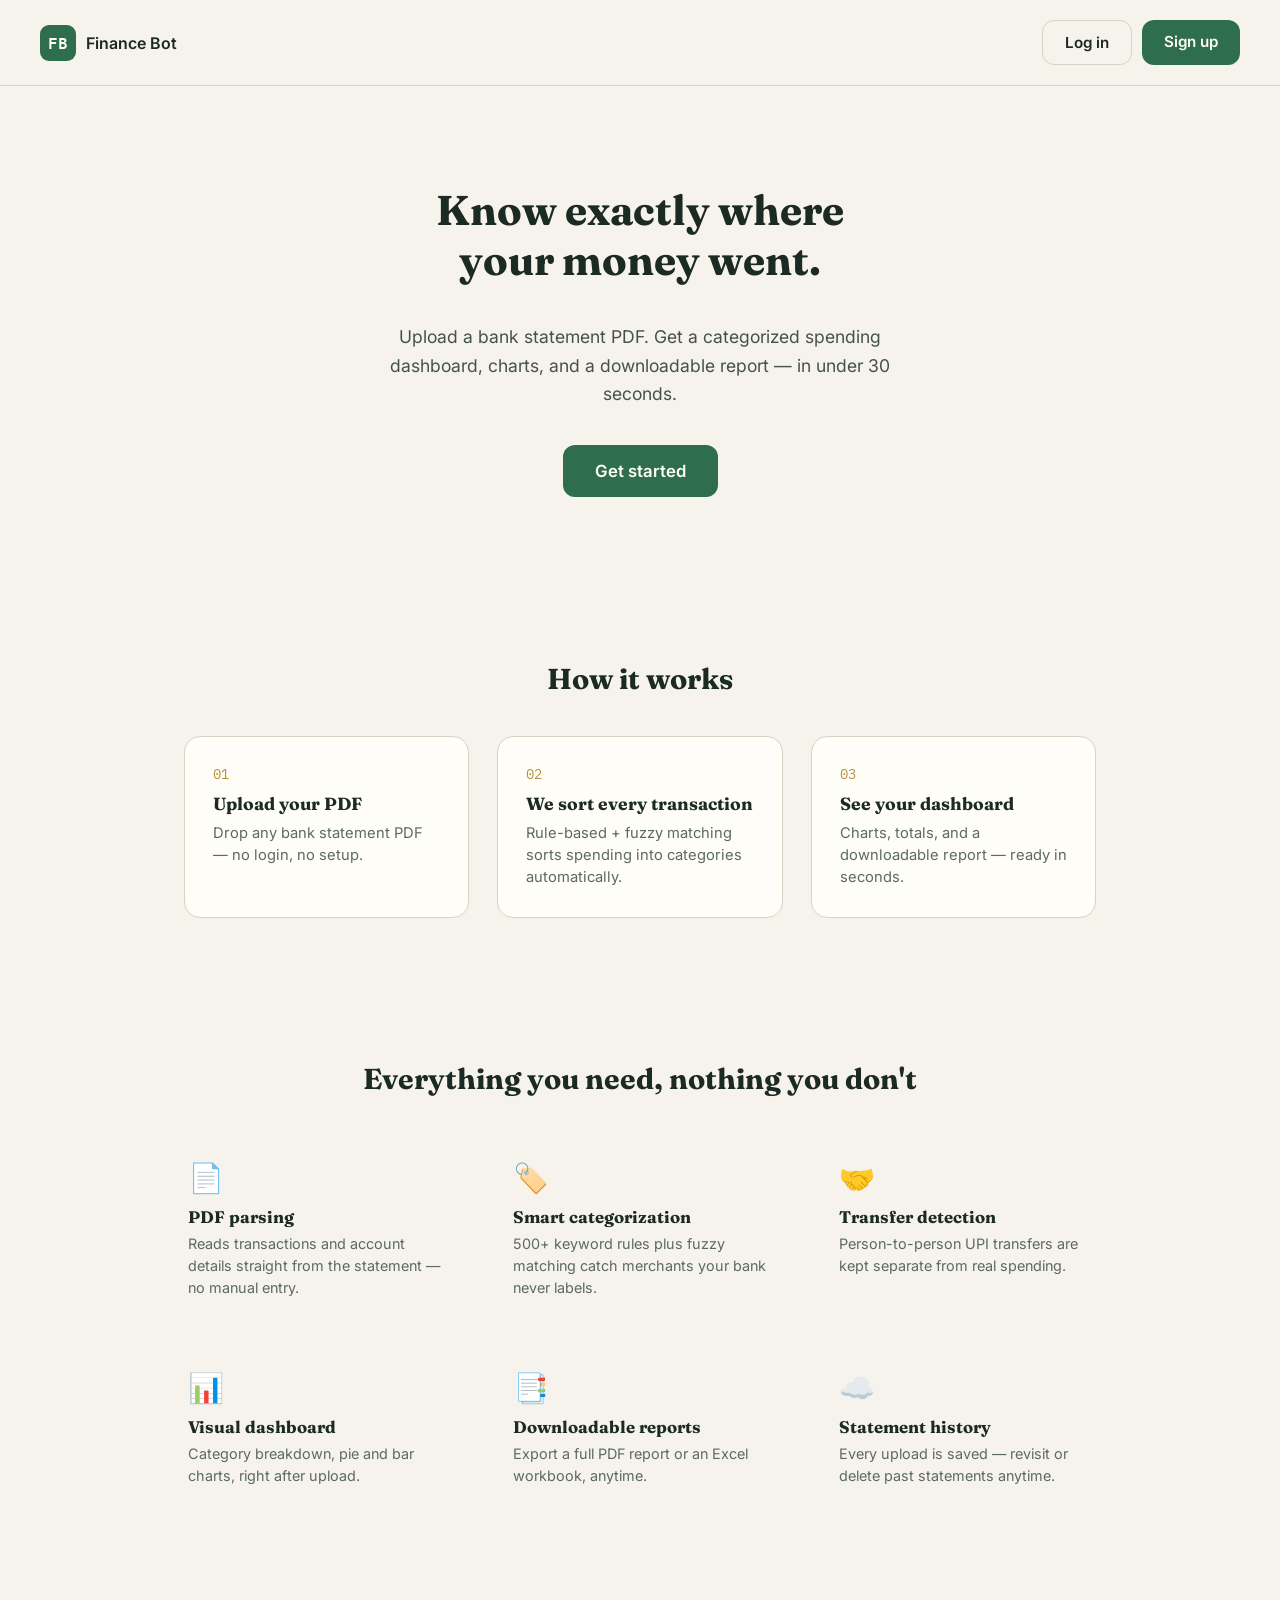
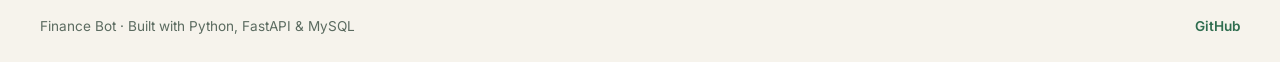
<file: static/landing.html>
<!doctype html>
<html lang="en">
  <head>
    <meta charset="UTF-8" />
    <meta name="viewport" content="width=device-width, initial-scale=1.0" />
    <title>Finance Bot — Understand your spending in seconds</title>
    <link rel="preconnect" href="https://fonts.googleapis.com" />
    <link
      href="https://fonts.googleapis.com/css2?family=Fraunces:opsz,wght@9..144,500;9..144,600;9..144,700&family=IBM+Plex+Mono:wght@400;500;600&family=Inter:wght@400;500;600&display=swap"
      rel="stylesheet"
    />
    <link rel="stylesheet" href="/static/landing.css" />
  </head>
  <body>

        <header class="nav">
      <div class="nav__brand">
        <div class="topbar__mark">FB</div>
        <span>Finance Bot</span>
      </div>
      <div class="nav__actions">
        <a href="/login" class="btn btn--ghost">Log in</a>
        <a href="/signup" class="btn btn--primary">Sign up</a>
      </div>
    </header>

    <section class="hero">
      <h1>Know exactly where<br>your money went.</h1>
      <p class="hero__sub">
        Upload a bank statement PDF. Get a categorized spending dashboard,
        charts, and a downloadable report — in under 30 seconds.
      </p>
        <a href="/signup" class="btn btn--primary btn--large">Get started</a>
    </section>

        <section class="steps">
      <h2>How it works</h2>
      <div class="steps__grid">
        <div class="step">
          <span class="step__number">01</span>
          <h3>Upload your PDF</h3>
          <p>Drop any bank statement PDF — no login, no setup.</p>
        </div>
        <div class="step">
          <span class="step__number">02</span>
          <h3>We sort every transaction</h3>
          <p>Rule-based + fuzzy matching sorts spending into categories automatically.</p>
        </div>
        <div class="step">
          <span class="step__number">03</span>
          <h3>See your dashboard</h3>
          <p>Charts, totals, and a downloadable report — ready in seconds.</p>
        </div>
      </div>
    </section>

        <section class="features">
      <h2>Everything you need, nothing you don't</h2>
      <div class="features__grid">
        <div class="feature">
          <span class="feature__icon">📄</span>
          <h3>PDF parsing</h3>
          <p>Reads transactions and account details straight from the statement — no manual entry.</p>
        </div>
        <div class="feature">
          <span class="feature__icon">🏷️</span>
          <h3>Smart categorization</h3>
          <p>500+ keyword rules plus fuzzy matching catch merchants your bank never labels.</p>
        </div>
        <div class="feature">
          <span class="feature__icon">🤝</span>
          <h3>Transfer detection</h3>
          <p>Person-to-person UPI transfers are kept separate from real spending.</p>
        </div>
        <div class="feature">
          <span class="feature__icon">📊</span>
          <h3>Visual dashboard</h3>
          <p>Category breakdown, pie and bar charts, right after upload.</p>
        </div>
        <div class="feature">
          <span class="feature__icon">📑</span>
          <h3>Downloadable reports</h3>
          <p>Export a full PDF report or an Excel workbook, anytime.</p>
        </div>
        <div class="feature">
          <span class="feature__icon">☁️</span>
          <h3>Statement history</h3>
          <p>Every upload is saved — revisit or delete past statements anytime.</p>
        </div>
      </div>
    </section>

    <footer class="footer">
      <span>Finance Bot · Built with Python, FastAPI &amp; MySQL</span>
      <a href="https://github.com/kalpeshb2004/Personal-AI-Finance-Assistance" target="_blank" rel="noopener">GitHub</a>
    </footer>

  </body>
</html>
</file>
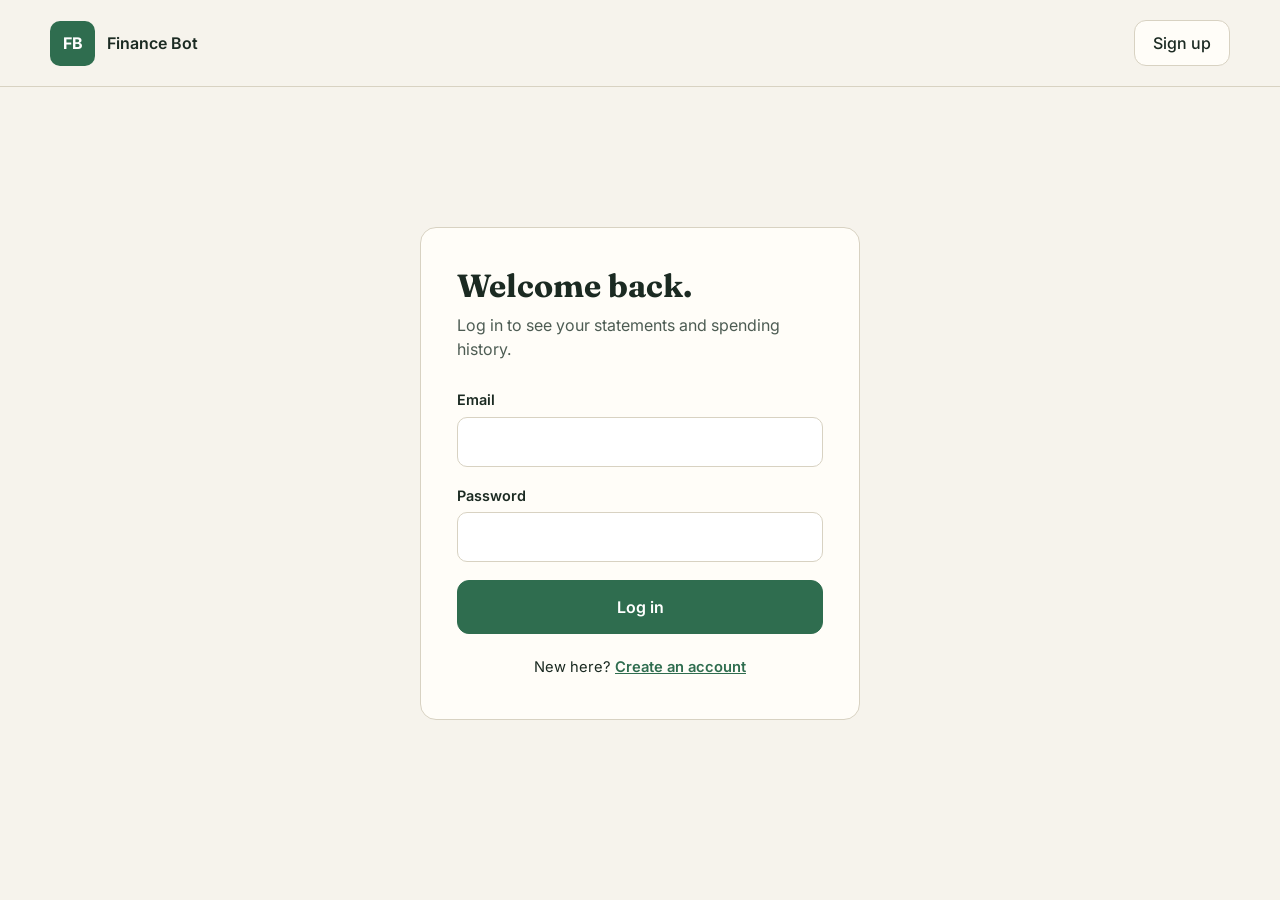
<file: static/login.html>
<!DOCTYPE html>
<html lang="en">
<head>
  <meta charset="UTF-8">
  <meta name="viewport" content="width=device-width, initial-scale=1">
  <title>Log in | Finance Bot</title>
  <link rel="preconnect" href="https://fonts.googleapis.com">
  <link href="https://fonts.googleapis.com/css2?family=Fraunces:wght@700&family=Inter:wght@400;500;600;700&display=swap" rel="stylesheet">
  <link rel="stylesheet" href="/static/auth.css">
</head>
<body>
  <header class="nav">
    <a href="/" class="brand"><span class="brand__mark">FB</span> Finance Bot</a>
    <a href="/signup" class="nav__link">Sign up</a>
  </header>

  <main class="auth-main">
    <section class="auth-card">
      <h1>Welcome back.</h1>
      <p class="sub">Log in to see your statements and spending history.</p>

      <p id="error" class="form-error" role="alert" hidden></p>

      <form id="login-form" novalidate>
        <div class="field">
          <label for="email">Email</label>
          <input id="email" name="email" type="email" autocomplete="email" required>
        </div>
        <div class="field">
          <label for="password">Password</label>
          <input id="password" name="password" type="password" autocomplete="current-password" required>
        </div>
        <button type="submit" class="btn" id="submit">Log in</button>
      </form>

      <p class="switch">New here? <a href="/signup">Create an account</a></p>
    </section>
  </main>

  <script>
    const form = document.getElementById('login-form');
    const errorBox = document.getElementById('error');
    const submitBtn = document.getElementById('submit');

    function showError(msg) {
      errorBox.textContent = msg;
      errorBox.hidden = false;
    }

    form.addEventListener('submit', async (e) => {
      e.preventDefault();
      errorBox.hidden = true;

      const email = form.email.value.trim();
      const password = form.password.value;
      if (!email || !password) {
        showError('Enter your email and password.');
        return;
      }

      submitBtn.disabled = true;
      submitBtn.textContent = 'Logging in...';
      try {
        const res = await fetch('/api/login', {
          method: 'POST',
          headers: { 'Content-Type': 'application/json' },
          body: JSON.stringify({ email, password })
        });
        if (res.ok) {
          window.location.href = '/app';
          return;
        }
        const data = await res.json().catch(() => ({}));
        showError(typeof data.detail === 'string' ? data.detail : 'Check your details and try again.');
      } catch (err) {
        showError('Could not reach the server. Try again.');
      }
      submitBtn.disabled = false;
      submitBtn.textContent = 'Log in';
    });
  </script>
</body>
</html>
</file>
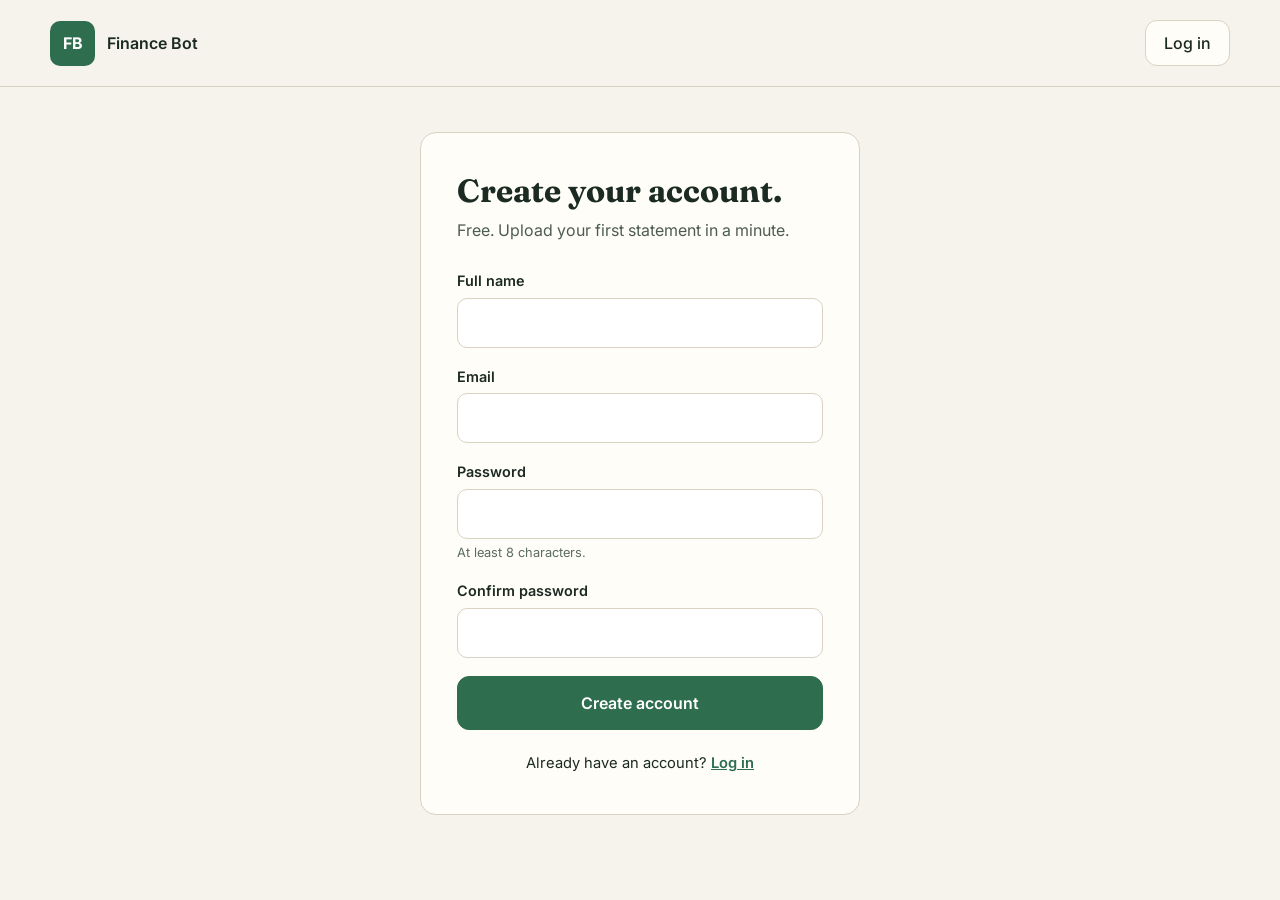
<file: static/signup.html>
<!DOCTYPE html>
<html lang="en">
<head>
  <meta charset="UTF-8">
  <meta name="viewport" content="width=device-width, initial-scale=1">
  <title>Sign up | Finance Bot</title>
  <link rel="preconnect" href="https://fonts.googleapis.com">
  <link href="https://fonts.googleapis.com/css2?family=Fraunces:wght@700&family=Inter:wght@400;500;600;700&display=swap" rel="stylesheet">
  <link rel="stylesheet" href="/static/auth.css">
</head>
<body>
  <header class="nav">
    <a href="/" class="brand"><span class="brand__mark">FB</span> Finance Bot</a>
    <a href="/login" class="nav__link">Log in</a>
  </header>

  <main class="auth-main">
    <section class="auth-card">
      <h1>Create your account.</h1>
      <p class="sub">Free. Upload your first statement in a minute.</p>

      <p id="error" class="form-error" role="alert" hidden></p>

      <form id="signup-form" novalidate>
        <div class="field">
          <label for="name">Full name</label>
          <input id="name" name="name" type="text" autocomplete="name" required>
        </div>
        <div class="field">
          <label for="email">Email</label>
          <input id="email" name="email" type="email" autocomplete="email" required>
        </div>
        <div class="field">
          <label for="password">Password</label>
          <input id="password" name="password" type="password" autocomplete="new-password" minlength="8" required>
          <p class="hint">At least 8 characters.</p>
        </div>
        <div class="field">
          <label for="confirm">Confirm password</label>
          <input id="confirm" name="confirm" type="password" autocomplete="new-password" required>
        </div>
        <button type="submit" class="btn" id="submit">Create account</button>
      </form>

      <p class="switch">Already have an account? <a href="/login">Log in</a></p>
    </section>
  </main>

  <script>
    const form = document.getElementById('signup-form');
    const errorBox = document.getElementById('error');
    const submitBtn = document.getElementById('submit');

    function showError(msg) {
      errorBox.textContent = msg;
      errorBox.hidden = false;
    }

    form.addEventListener('submit', async (e) => {
      e.preventDefault();
      errorBox.hidden = true;

      const name = form.name.value.trim();
      const email = form.email.value.trim();
      const password = form.password.value;
      const confirm = form.confirm.value;

      if (!name || !email || !password) {
        showError('Fill in all fields.');
        return;
      }
      if (password.length < 8) {
        showError('Password must be at least 8 characters.');
        return;
      }
      if (password !== confirm) {
        showError('Passwords do not match.');
        return;
      }

      submitBtn.disabled = true;
      submitBtn.textContent = 'Creating account...';
      try {
        const res = await fetch('/api/signup', {
          method: 'POST',
          headers: { 'Content-Type': 'application/json' },
          body: JSON.stringify({ name, email, password })
        });
        if (res.ok) {
          window.location.href = '/app';
          return;
        }
        const data = await res.json().catch(() => ({}));
        showError(typeof data.detail === 'string' ? data.detail : 'Check your details and try again.');
      } catch (err) {
        showError('Could not reach the server. Try again.');
      }
      submitBtn.disabled = false;
      submitBtn.textContent = 'Create account';
    });
  </script>
</body>
</html>
</file>
<file: static/landing.css>
:root {
  --ink: #1B2A22;
  --paper: #F6F3EC;
  --paper-raised: #FFFDF8;
  --green: #2F6D4F;
  --green-dark: #234F3A;
  --gold: #B8933B;
  --line: #D8D2C2;
}

* { box-sizing: border-box; }
body {
  margin: 0;
  background: var(--paper);
  color: var(--ink);
  font-family: 'Inter', sans-serif;
  -webkit-font-smoothing: antialiased;
}
h1 { font-family: 'Fraunces', serif; margin: 0; }

.nav {
  display: flex;
  justify-content: space-between;
  align-items: center;
  padding: 20px 40px;
  border-bottom: 1px solid var(--line);
}
.nav__brand {
  display: flex;
  align-items: center;
  gap: 10px;
  font-weight: 600;
}
.topbar__mark {
  width: 36px; height: 36px;
  background: var(--green);
  color: var(--paper-raised);
  font-family: 'IBM Plex Mono', monospace;
  font-weight: 600;
  display: flex; align-items: center; justify-content: center;
  border-radius: 9px;
}

.btn {
  font-family: 'Inter', sans-serif;
  font-weight: 600;
  font-size: 0.95rem;
  padding: 12px 22px;
  border-radius: 12px;
  border: none;
  cursor: pointer;
  text-decoration: none;
  display: inline-block;
}
.btn--primary { background: var(--green); color: var(--paper-raised); }
.btn--primary:hover { background: var(--green-dark); }
.btn--large { padding: 16px 32px; font-size: 1.05rem; }

.btn--ghost {
  background: transparent;
  border: 1.5px solid var(--line);
  color: var(--ink);
}
.btn--ghost:hover {
  border-color: var(--green);
  color: var(--green);
}

.nav__actions {
  display: flex;
  gap: 10px;
}

.hero {
  max-width: 720px;
  margin: 0 auto;
  padding: 100px 24px 80px;
  text-align: center;
  display: flex;
  flex-direction: column;
  align-items: center;
  gap: 20px;
}
.eyebrow {
  font-family: 'IBM Plex Mono', monospace;
  font-size: 0.78rem;
  letter-spacing: 0.08em;
  text-transform: uppercase;
  color: var(--gold);
}
.hero h1 {
  font-size: 2.6rem;
  line-height: 1.2;
}
.hero__sub {
  font-size: 1.1rem;
  color: #43524A;
  max-width: 520px;
  line-height: 1.6;
}

@media (max-width: 600px) {
  .hero h1 { font-size: 2rem; }
  .nav { padding: 16px 20px; }
}

.steps {
  max-width: 960px;
  margin: 0 auto;
  padding: 60px 24px;
  text-align: center;
}
.steps h2 {
  font-family: 'Fraunces', serif;
  font-size: 1.8rem;
  margin-bottom: 40px;
}
.steps__grid {
  display: grid;
  grid-template-columns: repeat(3, 1fr);
  gap: 28px;
  text-align: left;
}
.step {
  background: var(--paper-raised);
  border: 1px solid var(--line);
  border-radius: 16px;
  padding: 28px;
}
.step__number {
  font-family: 'IBM Plex Mono', monospace;
  font-size: 0.85rem;
  color: var(--gold);
  display: block;
  margin-bottom: 10px;
}
.step h3 {
  font-family: 'Fraunces', serif;
  font-size: 1.1rem;
  margin: 0 0 8px;
}
.step p {
  margin: 0;
  color: #5B6B60;
  font-size: 0.92rem;
  line-height: 1.5;
}

@media (max-width: 720px) {
  .steps__grid { grid-template-columns: 1fr; }
}


.features {
  max-width: 1000px;
  margin: 0 auto;
  padding: 60px 24px 80px;
  text-align: center;
}
.features h2 {
  font-family: 'Fraunces', serif;
  font-size: 1.8rem;
  margin-bottom: 40px;
}
.features__grid {
  display: grid;
  grid-template-columns: repeat(3, 1fr);
  gap: 24px;
  text-align: left;
}
.feature {
  padding: 24px;
}
.feature__icon {
  font-size: 1.8rem;
  display: block;
  margin-bottom: 12px;
}
.feature h3 {
  font-family: 'Fraunces', serif;
  font-size: 1.05rem;
  margin: 0 0 6px;
}
.feature p {
  margin: 0;
  color: #5B6B60;
  font-size: 0.9rem;
  line-height: 1.5;
}

@media (max-width: 720px) {
  .features__grid { grid-template-columns: 1fr; }
}


.final-cta {
  text-align: center;
  padding: 80px 24px;
  background: var(--paper-raised);
  border-top: 1px solid var(--line);
  border-bottom: 1px solid var(--line);
}
.final-cta h2 {
  font-family: 'Fraunces', serif;
  font-size: 1.8rem;
  margin: 0 0 10px;
}
.final-cta p {
  color: #5B6B60;
  margin: 0 0 28px;
}

.footer {
  display: flex;
  justify-content: space-between;
  align-items: center;
  padding: 28px 40px;
  font-size: 0.85rem;
  color: #5B6B60;
}
.footer a {
  color: var(--green);
  text-decoration: none;
  font-weight: 600;
}
.footer a:hover { text-decoration: underline; }

@media (max-width: 600px) {
  .footer { flex-direction: column; gap: 10px; text-align: center; }
}
</file>
<file: static/auth.css>
:root {
  --ink: #1B2A22;
  --paper: #F6F3EC;
  --paper-raised: #FFFDF8;
  --green: #2F6D4F;
  --green-dark: #234F3A;
  --gold: #B8933B;
  --line: #D8D2C2;
  --error: #9B2C2C;
}

* { box-sizing: border-box; }

body {
  margin: 0;
  min-height: 100vh;
  display: flex;
  flex-direction: column;
  background: var(--paper);
  color: var(--ink);
  font-family: 'Inter', sans-serif;
  line-height: 1.5;
}

/* ---------- Top nav (landing jaisa) ---------- */
.nav {
  display: flex;
  align-items: center;
  justify-content: space-between;
  padding: 20px 50px;
  border-bottom: 1px solid var(--line);
}
.brand {
  display: flex;
  align-items: center;
  gap: 12px;
  color: var(--ink);
  text-decoration: none;
  font-weight: 600;
}
.brand__mark {
  display: grid;
  place-items: center;
  width: 45px;
  height: 45px;
  background: var(--green);
  color: #fff;
  border-radius: 10px;
  font-weight: 700;
}
.nav__link {
  color: var(--ink);
  text-decoration: none;
  font-weight: 500;
  padding: 10px 18px;
  border: 1px solid var(--line);
  border-radius: 12px;
  background: var(--paper-raised);
}
.nav__link:hover { border-color: var(--green); color: var(--green); }

/* ---------- Card ---------- */
.auth-main {
  flex: 1;
  display: flex;
  align-items: center;
  justify-content: center;
  padding: 40px 16px 80px;
}
.auth-card {
  width: 100%;
  max-width: 440px;
  background: var(--paper-raised);
  border: 1px solid var(--line);
  border-radius: 16px;
  padding: 40px 36px;
}
.auth-card h1 {
  margin: 0 0 8px;
  font-family: 'Fraunces', Georgia, serif;
  font-weight: 700;
  font-size: 2rem;
  line-height: 1.15;
}
.auth-card .sub {
  margin: 0 0 28px;
  color: #4d5c53;
}

/* ---------- Form ---------- */
.field { margin-bottom: 18px; }
.field label {
  display: block;
  margin-bottom: 6px;
  font-size: 0.9rem;
  font-weight: 600;
}
.field input {
  width: 100%;
  padding: 12px 14px;
  font: inherit;
  color: var(--ink);
  background: #fff;
  border: 1.5px solid var(--line);
  border-radius: 10px;
}
.field input:focus {
  outline: 2px solid var(--green);
  outline-offset: 1px;
  border-color: var(--green);
}
.hint { margin: 4px 0 0; font-size: 0.8rem; color: #5d6b62; }

.btn {
  width: 100%;
  padding: 14px 20px;
  font: inherit;
  font-weight: 600;
  border-radius: 12px;
  cursor: pointer;
  background: var(--green);
  color: #fff;
  border: 1.5px solid var(--green);
}
.btn:hover { background: var(--green-dark); border-color: var(--green-dark); }
.btn:focus-visible { outline: 2px solid var(--gold); outline-offset: 2px; }
.btn:disabled { opacity: 0.6; cursor: not-allowed; }

.form-error {
  margin: 0 0 18px;
  padding: 10px 12px;
  font-size: 0.9rem;
  color: var(--error);
  background: #fbeeee;
  border: 1px solid #e6c4c4;
  border-radius: 10px;
}
.form-error[hidden] { display: none; }

.switch { margin: 22px 0 0; text-align: center; font-size: 0.92rem; }
.switch a { color: var(--green); font-weight: 600; }

/* ---------- Mobile ---------- */
@media (max-width: 560px) {
  .nav { padding: 16px 20px; }
  .auth-card { padding: 30px 22px; }
}
</file>
